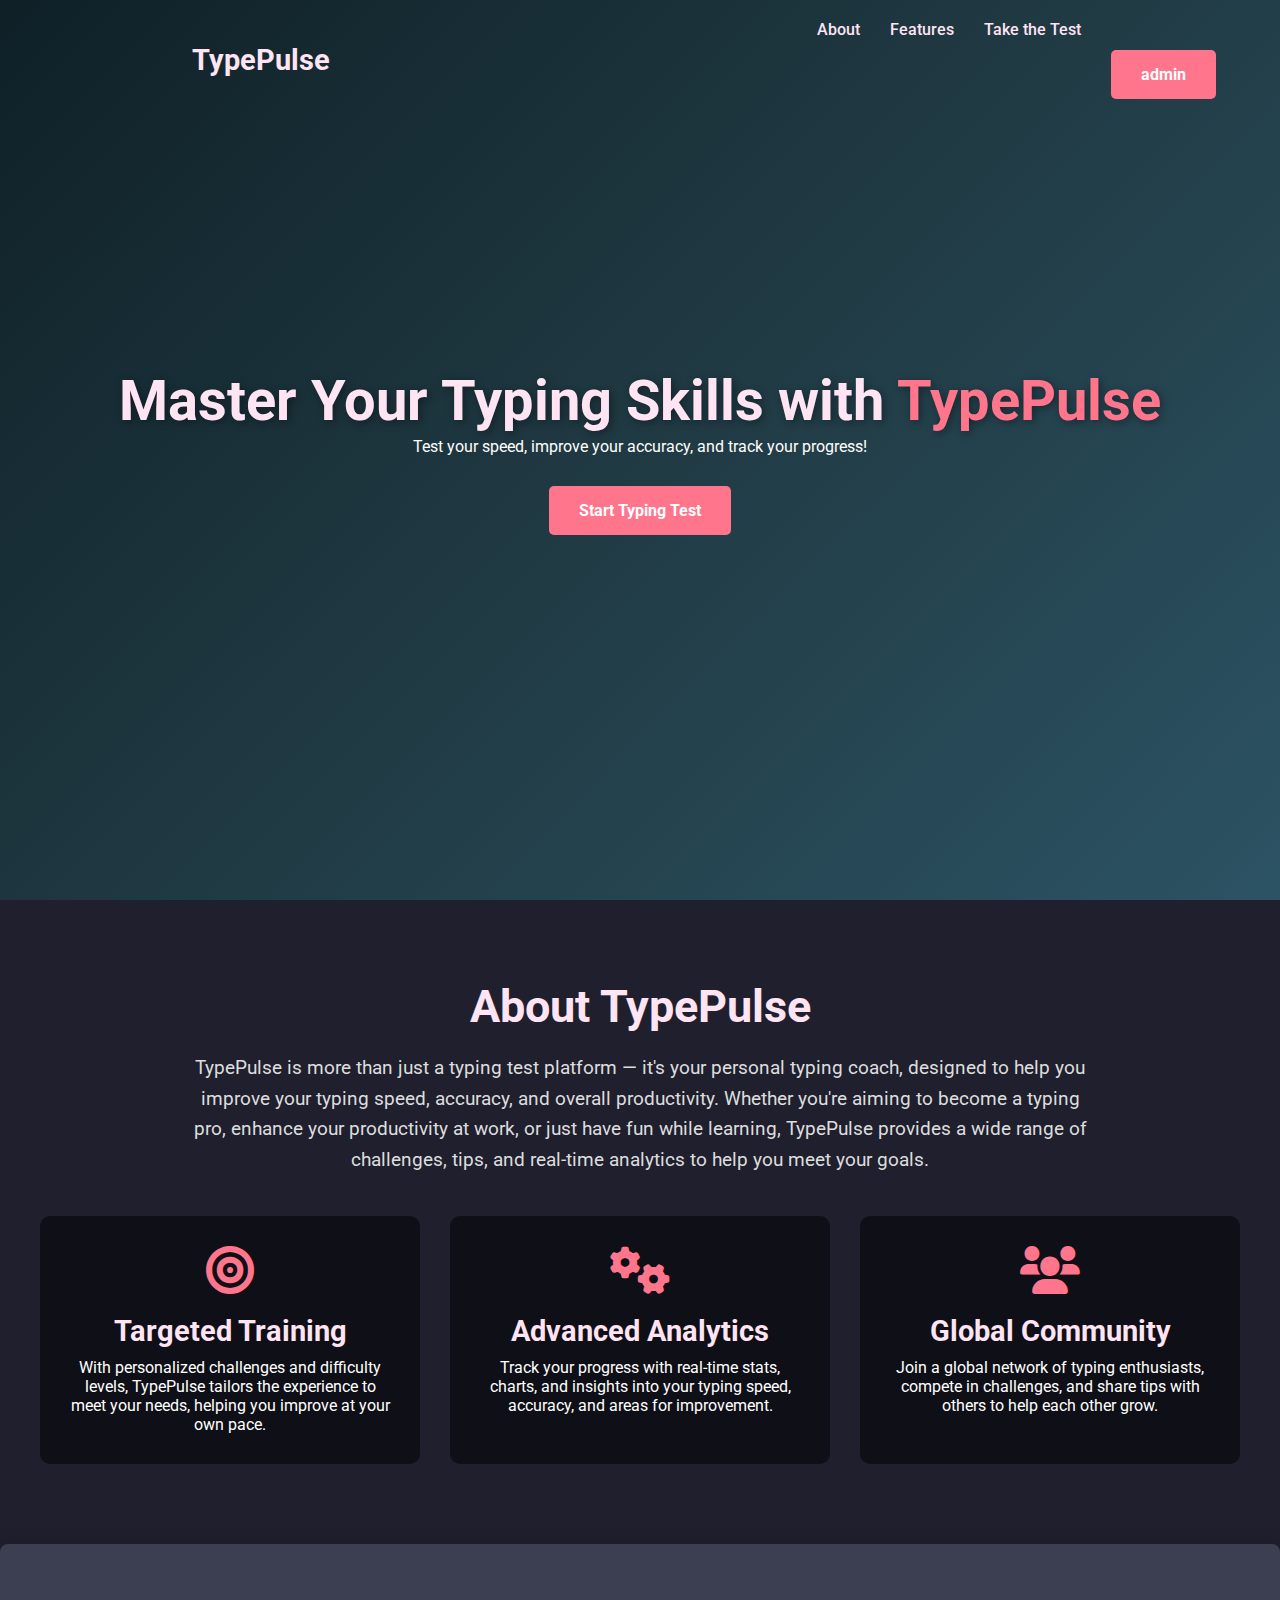
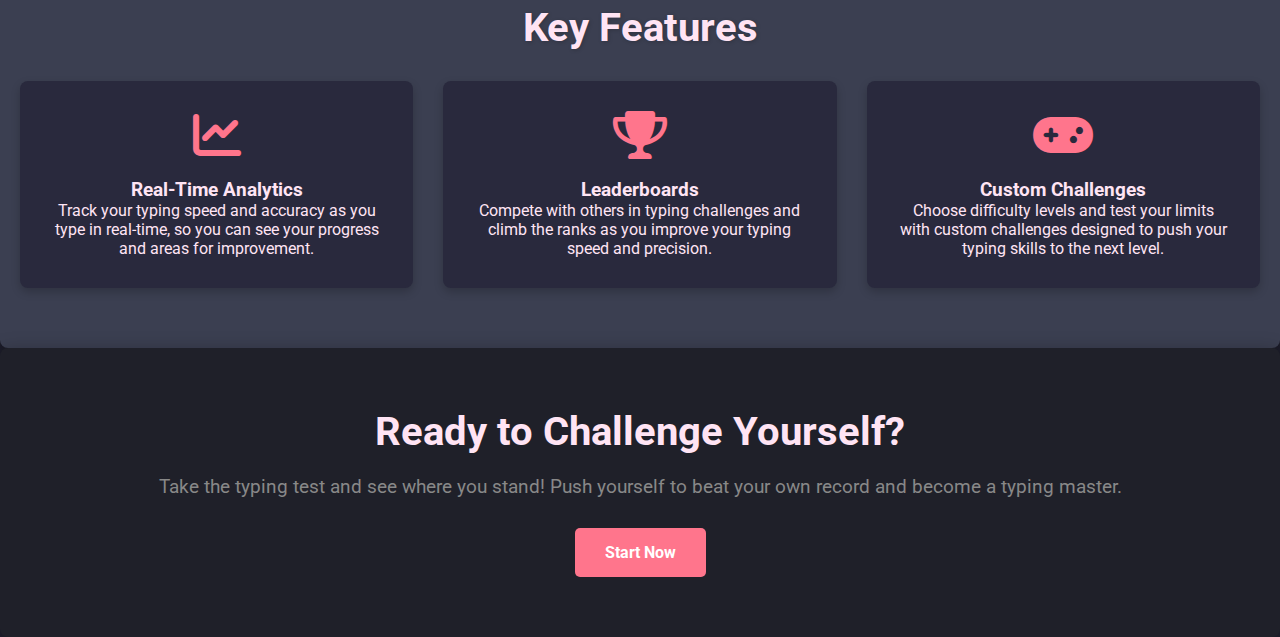
<file: TypePulse/index.html>
<!DOCTYPE html>
<html lang="en">
<head>
    <meta charset="UTF-8">
    <meta name="viewport" content="width=device-width, initial-scale=1.0">
    <title>TypePulse - Boost Your Typing Skills</title>
    <link href="https://fonts.googleapis.com/css2?family=Roboto:wght@400;700&display=swap" rel="stylesheet">
    <link rel="stylesheet" href="https://cdnjs.cloudflare.com/ajax/libs/font-awesome/6.0.0/css/all.min.css">
    <style>
        /* General Styles */
        * {
            margin: 0;
            padding: 0;
            box-sizing: border-box;
        }
    
        body {
            font-family: 'Roboto', sans-serif;
            background: #1f1f2e;
            color: white;
            scroll-behavior: smooth;
        }
    
        a {
            text-decoration: none;
        }
    
        img {
            max-width: 100%;
            height: auto;
        }
    
        header.hero {
            background: linear-gradient(135deg, #0f2027, #203a43, #2c5364);
            text-align: center;
            padding: 100px 20px;
            height: 900px;
            display: flex;
            justify-content: center;
            align-items: center;
            flex-direction: column;
        }
    
        .navbar {
            position: absolute;
            top: 20px;
            left: 55%;
            transform: translateX(-50%);
            display: flex;
            justify-content: space-between;
            align-items: center;
            width: 80%;
        }
    
        .navbar .logo {
            font-size: 1.8rem;
            font-weight: 700;
            color: #ffe4f4;
        }
    
        .navbar .nav-links {
            list-style: none;
            display: flex;
            gap: 30px;

        }
    
        .navbar .nav-links li a {
            color: #ffe4f4;
            font-weight: 500;
            transition: color 0.3s;
        }
    
        .navbar .nav-links li a:hover {
            color: #ff758c;
        }
    
        /* Burger Menu Styling */
        .burger-menu {
            display: none;
            flex-direction: column;
            gap: 5px;
            cursor: pointer;
        }
    
        .burger-menu div {
            width: 25px;
            height: 3px;
            background-color: #ffe4f4;
            transition: transform 0.3s, background-color 0.3s;
        }
    
        .nav-links.active {
            display: flex;
            flex-direction: column;
            position: absolute;
            top: 60px;
            left: 0;
            background: #1f1f2e;
            width: 100%;
            padding: 10px 20px;
            gap: 10px;
        }
    
        .nav-links.active li a {
            font-size: 1.2rem;
        }
    
        /* Hero Content */
        .hero-content h1 {
            font-size: 3.5rem;
            line-height: 1.3;
            color: #ffe4f4;
            text-shadow: 2px 2px 8px rgba(0, 0, 0, 0.4);
        }
    
        .hero-content span {
            color: #ff758c;
        }
    
        .btn-primary {
            display: inline-block;
            margin-top: 30px;
            padding: 15px 30px;
            background: #ff758c;
            color: white;
            font-weight: 700;
            border-radius: 5px;
            transition: background 0.3s;
        }
    
        .btn-primary:hover {
            background: #e0576f;
        }
    
        /* Section Styles */
        section {
            padding: 80px 20px;
            text-align: center;
            color: #ffe4f4;
        }
    
        /* About Section Styles */
      /* About Section Styles */
#about {
    background: #1f1f2e;
    padding: 80px 20px;
    border-radius: 8px;
    text-align: center;
    color: rgb(255, 255, 255);
}

.about-container {
    max-width: 1200px;
    margin: 0 auto;
}

.about-title {
    font-size: 2.8rem;
    color: #ffe4f4;
    margin-bottom: 20px;
    position: relative;
    animation: fadeInUp 1s ease-out;
}

.about-description {
    font-size: 1.2rem;
    color: #ddd;
    margin-bottom: 40px;
    max-width: 900px;
    margin: 0 auto;
    line-height: 1.6;
    animation: fadeInUp 1.2s ease-out;
}

.about-features {
    display: grid;
    grid-template-columns: repeat(auto-fit, minmax(280px, 1fr));
    gap: 30px;
    margin-top: 40px;
    animation: fadeInUp 1.4s ease-out;
}

.about-feature {
    background: rgba(0, 0, 0, 0.5); /* Can be removed or changed if desired */
    padding: 30px;
    border-radius: 10px;
    text-align: center;
    transition: transform 0.3s ease, background-color 0.3s ease;
}

.about-feature:hover {
    transform: translateY(-10px);
    background-color: #333;
}

.about-feature i {
    font-size: 3rem;
    color: #ff758c;
    margin-bottom: 20px;
}

.about-feature h3 {
    font-size: 1.8rem;
    color: #ffe4f4;
    margin-bottom: 10px;
}

.about-call-to-action {
    margin-top: 50px;
    font-size: 1.2rem;
    color: #ddd;
}

.about-call-to-action p {
    margin-bottom: 30px;
}

.about-call-to-action .btn-primary {
    display: inline-block;
    padding: 15px 30px;
    background: #ff758c;
    color: white;
    font-weight: 700;
    border-radius: 5px;
    transition: background 0.3s ease;
}

.about-call-to-action .btn-primary:hover {
    background: #e0576f;
}

/* Animation */
@keyframes fadeInUp {
    from {
        opacity: 0;
        transform: translateY(20px);
    }
    to {
        opacity: 1;
        transform: translateY(0);
    }
}

        /* Animation */
        @keyframes fadeInUp {
            from {
                opacity: 0;
                transform: translateY(20px);
            }
            to {
                opacity: 1;
                transform: translateY(0);
            }
        }
    
        #features {
            background: #3b3f51;
            padding: 60px 20px;
            border-radius: 8px;
            box-shadow: 0 4px 20px rgba(0, 0, 0, 0.3);
        }
    
        #features h2 {
            font-size: 2.5rem;
            margin-bottom: 20px;
            color: #ffe4f4;
            text-shadow: 1px 1px 4px rgba(0, 0, 0, 0.2);
        }
    
        #features .features-grid {
            display: grid;
            grid-template-columns: repeat(auto-fit, minmax(300px, 1fr));
            gap: 30px;
            margin-top: 30px;
        }
    
        .feature {
            background: #29293d;
            padding: 30px;
            border-radius: 8px;
            display: flex;
            flex-direction: column;
            align-items: center;
            transition: transform 0.3s;
            box-shadow: 0 4px 10px rgba(0, 0, 0, 0.2);
        }
    
        .feature:hover {
            transform: translateY(-10px);
        }
    
        .feature i {
            font-size: 3rem;
            margin-bottom: 20px;
            color: #ff758c;
        }
    
        #test {
            background: #1f2029;
            padding: 60px 20px;
            border-radius: 8px;
            box-shadow: 0 4px 20px rgba(0, 0, 0, 0.3);
        }
    
        #test h2 {
            font-size: 2.5rem;
            margin-bottom: 20px;
            color: #ffe4f4;
        }
    
        #test p {
            font-size: 1.2rem;
            color: #888;
            margin-bottom: 30px;
        }
    
        .btn-secondary {
            display: inline-block;
            padding: 15px 30px;
            background: #ff758c;
            color: white;
            font-weight: 700;
            border-radius: 5px;
            transition: background 0.3s;
        }
    
        .btn-secondary:hover {
            background: #e0576f;
        }
    
    
        /* Media Queries */
        @media (max-width: 768px) {
            .navbar .nav-links {
                display: none;
            }
    
            .navbar .burger-menu {
                display: flex;
            }
    
            .hero-content h1 {
                font-size: 2.5rem;
            }
    
            .btn-primary {
                padding: 10px 20px;
            }
    
            .btn-secondary {
                padding: 10px 20px;
            }
    
            section {
                padding: 40px 15px;
            }
    
            .features-grid {
                grid-template-columns: 1fr;
            }
        }
    </style>
    
</head>
<body>
    <header class="hero">
        <nav class="navbar">
            <div class="logo">TypePulse</div>
            <ul class="nav-links">
                <li><a href="#about">About</a></li>
                <li><a href="#features">Features</a></li>
                <li><a href="#test">Take the Test</a></li>
                <a href="admin-login.html" class="btn-primary">admin</a>

            </ul>
            <!-- Burger Menu -->
            <div class="burger-menu" onclick="toggleMenu()">
                <div></div>
                <div></div>
                <div></div>
            </div>
        </nav>
        <div class="hero-content">
            <h1>Master Your Typing Skills with <span>TypePulse</span></h1>
            <p>Test your speed, improve your accuracy, and track your progress!</p>
            <a href="login.html" class="btn-primary">Start Typing Test</a>
        </div>
    </header>

    <section id="about">
        <div class="about-container">
            <h2 class="about-title">About TypePulse</h2>
            <p class="about-description">
                TypePulse is more than just a typing test platform — it's your personal typing coach, designed to help you improve your typing speed, accuracy, and overall productivity. Whether you're aiming to become a typing pro, enhance your productivity at work, or just have fun while learning, TypePulse provides a wide range of challenges, tips, and real-time analytics to help you meet your goals.
            </p>
            <div class="about-features">
                <div class="about-feature">
                    <i class="fas fa-bullseye"></i>
                    <h3>Targeted Training</h3>
                    <p>
                        With personalized challenges and difficulty levels, TypePulse tailors the experience to meet your needs, helping you improve at your own pace.
                    </p>
                </div>
                <div class="about-feature">
                    <i class="fas fa-cogs"></i>
                    <h3>Advanced Analytics</h3>
                    <p>
                        Track your progress with real-time stats, charts, and insights into your typing speed, accuracy, and areas for improvement.
                    </p>
                </div>
                <div class="about-feature">
                    <i class="fas fa-users"></i>
                    <h3>Global Community</h3>
                    <p>
                        Join a global network of typing enthusiasts, compete in challenges, and share tips with others to help each other grow.
                    </p>
                </div>
            </div>
        </div>
    </section>
    

    <section id="features">
        <h2>Key Features</h2>
        <div class="features-grid">
            <div class="feature">
                <i class="fas fa-chart-line"></i>
                <h3>Real-Time Analytics</h3>
                <p>Track your typing speed and accuracy as you type in real-time, so you can see your progress and areas for improvement.</p>
            </div>
            <div class="feature">
                <i class="fas fa-trophy"></i>
                <h3>Leaderboards</h3>
                <p>Compete with others in typing challenges and climb the ranks as you improve your typing speed and precision.</p>
            </div>
            <div class="feature">
                <i class="fas fa-gamepad"></i>
                <h3>Custom Challenges</h3>
                <p>Choose difficulty levels and test your limits with custom challenges designed to push your typing skills to the next level.</p>
            </div>
        </div>
    </section>

    <section id="test">
        <h2>Ready to Challenge Yourself?</h2>
        <p>Take the typing test and see where you stand! Push yourself to beat your own record and become a typing master.</p>
        <a href="login.html" class="btn-secondary">Start Now</a>
    </section>


    <script>
        function toggleMenu() {
            const navLinks = document.querySelector('.nav-links');
            navLinks.classList.toggle('active');
        }
    </script>
</body>
</html>
</file>
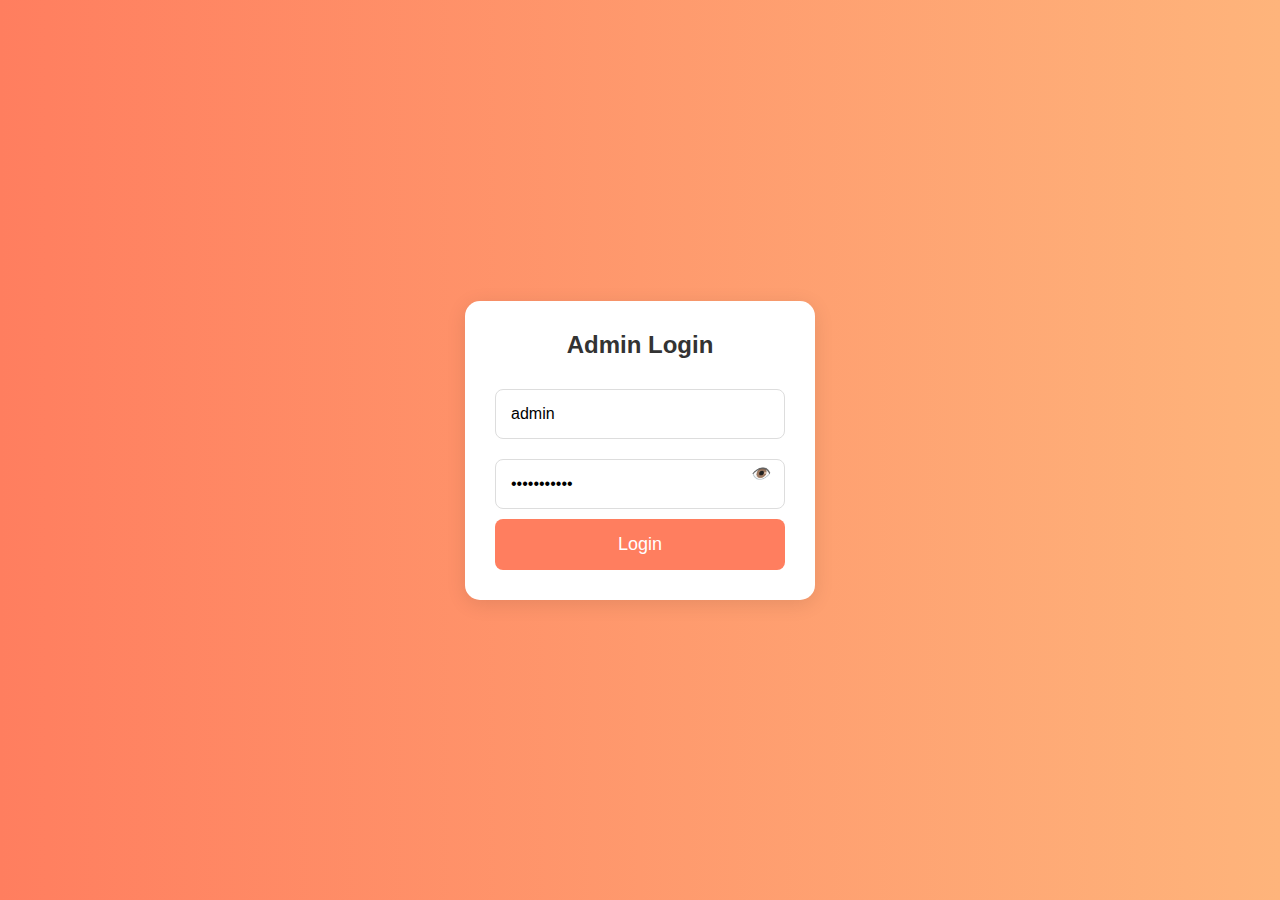
<file: TypePulse/admin-login.html>
<!DOCTYPE html>
<html lang="en">
<head>
    <meta charset="UTF-8">
    <meta name="viewport" content="width=device-width, initial-scale=1.0">
    <title>Admin Login</title>
    <style>
        /* Global Styles */
        * {
            margin: 0;
            padding: 0;
            box-sizing: border-box;
            font-family: 'Arial', sans-serif;
        }

        body {
            background: linear-gradient(to right, #ff7e5f, #feb47b);
            height: 100vh;
            display: flex;
            justify-content: center;
            align-items: center;
        }

        .login-container {
            background: #fff;
            padding: 30px;
            border-radius: 15px;
            box-shadow: 0 4px 20px rgba(0, 0, 0, 0.1);
            width: 350px;
            text-align: center;
        }

        .login-container h2 {
            font-size: 24px;
            color: #333;
            margin-bottom: 20px;
            font-weight: bold;
        }

        .login-container input {
            width: 100%;
            padding: 15px;
            margin: 10px 0;
            border-radius: 8px;
            border: 1px solid #ddd;
            font-size: 16px;
            outline: none;
        }

        .login-container input[type="text"]:focus,
        .login-container input[type="password"]:focus {
            border-color: #feb47b;
        }

        .login-container input[type="password"] {
            position: relative;
        }

        .eye-icon {
            position: absolute;
            right: 15px;
            top: 15px;
            cursor: pointer;
        }

        .login-container button {
            background-color: #ff7e5f;
            color: white;
            padding: 15px;
            border-radius: 8px;
            width: 100%;
            font-size: 18px;
            border: none;
            cursor: pointer;
            transition: background-color 0.3s ease;
        }

        .login-container button:hover {
            background-color: #feb47b;
        }

        .error-message {
            color: red;
            margin-top: 10px;
            font-size: 14px;
        }

    </style>
</head>
<body>

    <div class="login-container">
        <h2>Admin Login</h2>

        <!-- Login Form -->
        <form id="login-form" action="" method="POST">
            <input type="text" id="username" name="username" placeholder="Username" value="admin" required><br>
            <div style="position: relative;">
                <input type="password" id="password" name="password" placeholder="Password" value="password123" required>
                <i id="eye-icon" class="eye-icon" onclick="togglePassword()">👁️</i>
            </div>
            <button type="submit">Login</button>
        </form>

        <!-- Error Message -->
        <div class="error-message" id="error-message" style="display: none;">
            Invalid username or password.
        </div>
    </div>

    <script>
        // Show/Hide Password Functionality
        function togglePassword() {
            const passwordField = document.getElementById('password');
            const eyeIcon = document.getElementById('eye-icon');

            if (passwordField.type === 'password') {
                passwordField.type = 'text';
                eyeIcon.innerHTML = '🙈'; // Change to "hide" icon
            } else {
                passwordField.type = 'password';
                eyeIcon.innerHTML = '👁️'; // Change to "show" icon
            }
        }

        // Handle Form Submission with Predefined Credentials
        document.getElementById('login-form').addEventListener('submit', function(event) {
            event.preventDefault();

            // Predefined Username and Password
            const predefinedUsername = 'admin';
            const predefinedPassword = 'password123';

            const username = document.getElementById('username').value;
            const password = document.getElementById('password').value;

            if (username === predefinedUsername && password === predefinedPassword) {
                window.location.href = 'admin.html'; // Redirect to dashboard on successful login
            } else {
                document.getElementById('error-message').style.display = 'block'; // Show error message
            }
        });
    </script>

</body>
</html>
</file>
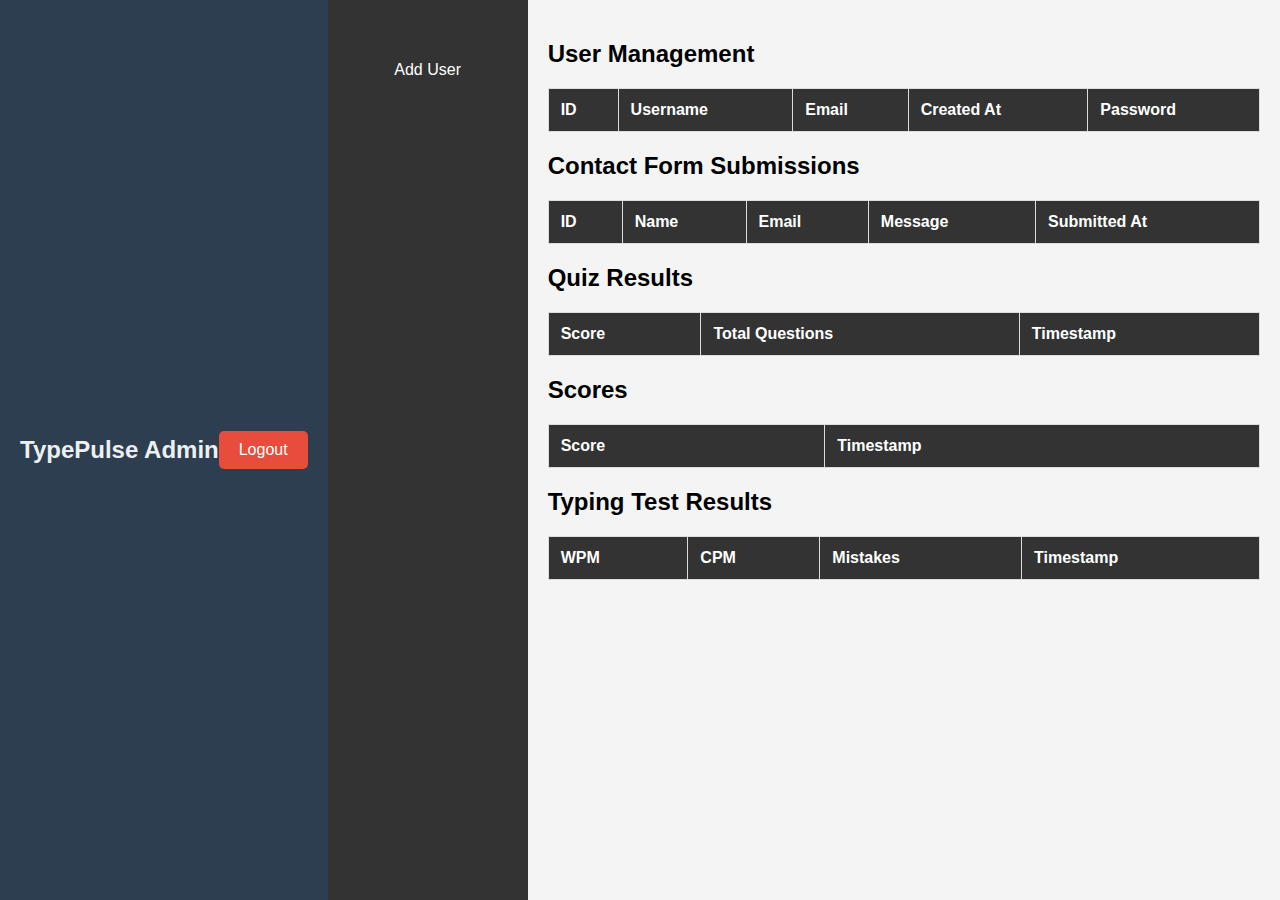
<file: TypePulse/admin.html>
<!DOCTYPE html>
<html lang="en">
<head>
    <meta charset="UTF-8">
    <meta name="viewport" content="width=device-width, initial-scale=1.0">
    <title>TypePulse Admin Dashboard</title>
    <style>
        body {
            font-family: Arial, sans-serif;
            margin: 0;
            padding: 0;
            display: flex;
            height: 100vh;
            background-color: #f4f4f4;
        }

        /* Header Styles */
    header {
        display: flex;
        justify-content: space-between;
        align-items: center;
        background-color: #2C3E50;
        padding: 20px;
        color: #ECF0F1;
    }
    .logo {
        font-size: 24px;
        font-weight: bold;
    }
    .logout button {
        background-color: #E74C3C;
        color: white;
        border: none;
        padding: 10px 20px;
        cursor: pointer;
        border-radius: 5px;
        font-size: 16px;
    }
    .logout button:hover {
        background-color: #C0392B;
    }

    /* Popup Styles */
    #logout-popup {
        display: none;
        position: fixed;
        top: 0;
        left: 0;
        width: 100%;
        height: 100%;
        background-color: rgba(0, 0, 0, 0.5);
        justify-content: center;
        align-items: center;
    }
    .popup-content {
        background-color: #fff;
        padding: 20px;
        border-radius: 8px;
        text-align: center;
        box-shadow: 0 4px 15px rgba(0, 0, 0, 0.3);
    }
    .popup-content button {
        padding: 10px 20px;
        background-color: #E74C3C;
        color: white;
        border: none;
        border-radius: 5px;
        margin: 10px;
        cursor: pointer;
    }
    .popup-content button:hover {
        background-color: #C0392B;
    }

        .sidebar {
            width: 200px;
            background-color: #333;
            padding-top: 20px;
            color: white;
        }

        .sidebar ul {
            list-style: none;
            padding: 0;
        }

        .sidebar ul li {
            padding: 15px;
            text-align: center;
        }

        .sidebar ul li button {
            background: none;
            border: none;
            color: white;
            font-size: 16px;
            cursor: pointer;
            padding: 10px;
            width: 100%;
        }

        .sidebar ul li button:hover {
            background-color: #575757;
        }

        .main-content {
            flex-grow: 1;
            padding: 20px;
        }

        table {
            width: 100%;
            border-collapse: collapse;
            margin-top: 20px;
        }

        table th, table td {
            padding: 12px;
            text-align: left;
            border: 1px solid #ddd;
        }

        table th {
            background-color: #333;
            color: white;
        }

     

    </style>
</head>
<body>
    <header>
        <div class="logo">TypePulse Admin</div>
        <div class="logout">
            <button onclick="showLogoutPopup()">Logout</button>
        </div>
    </header>
    
    <!-- Logout Confirmation Popup -->
    <div id="logout-popup">
        <div class="popup-content">
            <p>Do you really want to logout?</p>
            <button onclick="logout()">Yes</button>
            <button onclick="closePopup()">No</button>
        </div>
    </div>

    <div class="sidebar">
        <nav>
            <ul>
                <li><button onclick="window.location.href='add.php'">Add User</button></li>
            </ul>
        </nav>
    </div>

    <div class="main-content">
        <section id="users">
            <h2>User Management</h2>
            <table id="usersTable">
                <thead>
                    <tr>
                        <th>ID</th>
                        <th>Username</th>
                        <th>Email</th>
                        <th>Created At</th>
                        <th>Password</th>
                    </tr>
                </thead>
                <tbody></tbody>
            </table>
        </section>
    

        <section id="contact-form">
            <h2>Contact Form Submissions</h2>
            <table>
                <thead>
                    <tr>
                        <th>ID</th>
                        <th>Name</th>
                        <th>Email</th>
                        <th>Message</th>
                        <th>Submitted At</th>
                    </tr>
                </thead>
                <tbody id="contact-form-table-body">
                    <!-- Contact form rows will be populated here -->
                </tbody>
            </table>
        </section>

        <section id="quiz-results">
            <h2>Quiz Results</h2>
            <table id="quizResultsTable">
                <thead>
                    <tr>
                        <th>Score</th>
                        <th>Total Questions</th>
                        <th>Timestamp</th>
                    </tr>
                </thead>
                <tbody></tbody>
            </table>
        </section>

        <section id="scores">
            <h2>Scores</h2>
            <table id="scoresTable">
                <thead>
                    <tr>
                        <th>Score</th>
                        <th>Timestamp</th>
                    </tr>
                </thead>
                <tbody></tbody>
            </table>
        </section>

        <section id="typing-results">
            <h2>Typing Test Results</h2>
            <table id="typingResultsTable">
                <thead>
                    <tr>
                        <th>WPM</th>
                        <th>CPM</th>
                        <th>Mistakes</th>
                        <th>Timestamp</th>
                    </tr>
                </thead>
                <tbody></tbody>
            </table>
        </section>
    </div>

    <script>

         // Show the logout confirmation popup
    function showLogoutPopup() {
        document.getElementById('logout-popup').style.display = 'flex';
    }

    // Close the logout confirmation popup
    function closePopup() {
        document.getElementById('logout-popup').style.display = 'none';
    }

    // Redirect to logout.php (log out the user and redirect to index.html)
    function logout() {
        window.location.href = 'logout.php';
    }


        // Fetch and populate data
        fetch('admin.php')
            .then(response => response.json())
            .then(data => {
                const usersTable = document.getElementById('usersTable').getElementsByTagName('tbody')[0];
                data.users.forEach(user => {
                    const row = usersTable.insertRow();
                    row.innerHTML = `
                        <td>${user.id}</td>
                        <td>${user.username}</td>
                        <td>${user.email}</td>
                        <td>${user.created_at}</td>
                        <td>${user.password}</td>
                    `;
                });

                  // Handle the quiz results table
        const quizResultsTable = document.getElementById('quizResultsTable').getElementsByTagName('tbody')[0];
        data.quizResults.forEach(result => {
            const row = quizResultsTable.insertRow();
            row.innerHTML = `
                <td>${result.score}</td>
                <td>${result.total_questions}</td>
                <td>${result.timestamp}</td>
            `;
        });

        // Handle the typing results table
        const typingResultsTable = document.getElementById('typingResultsTable').getElementsByTagName('tbody')[0];
        data.typingResults.forEach(result => {
            const row = typingResultsTable.insertRow();
            row.innerHTML = `
                <td>${result.wpm}</td>
                <td>${result.cpm}</td>
                <td>${result.mistakes}</td>
                <td>${result.timestamp}</td>
            `;
        });

        // Handle the scores table
        const scoresTable = document.getElementById('scoresTable').getElementsByTagName('tbody')[0];
        data.scores.forEach(score => {
            const row = scoresTable.insertRow();
            row.innerHTML = `
                <td>${score.score}</td>
                <td>${score.timestamp}</td>
            `;
        });
    })
    .catch(error => {
        console.error('Error fetching data:', error);
    });

    </script>
</body>
</html>
</file>
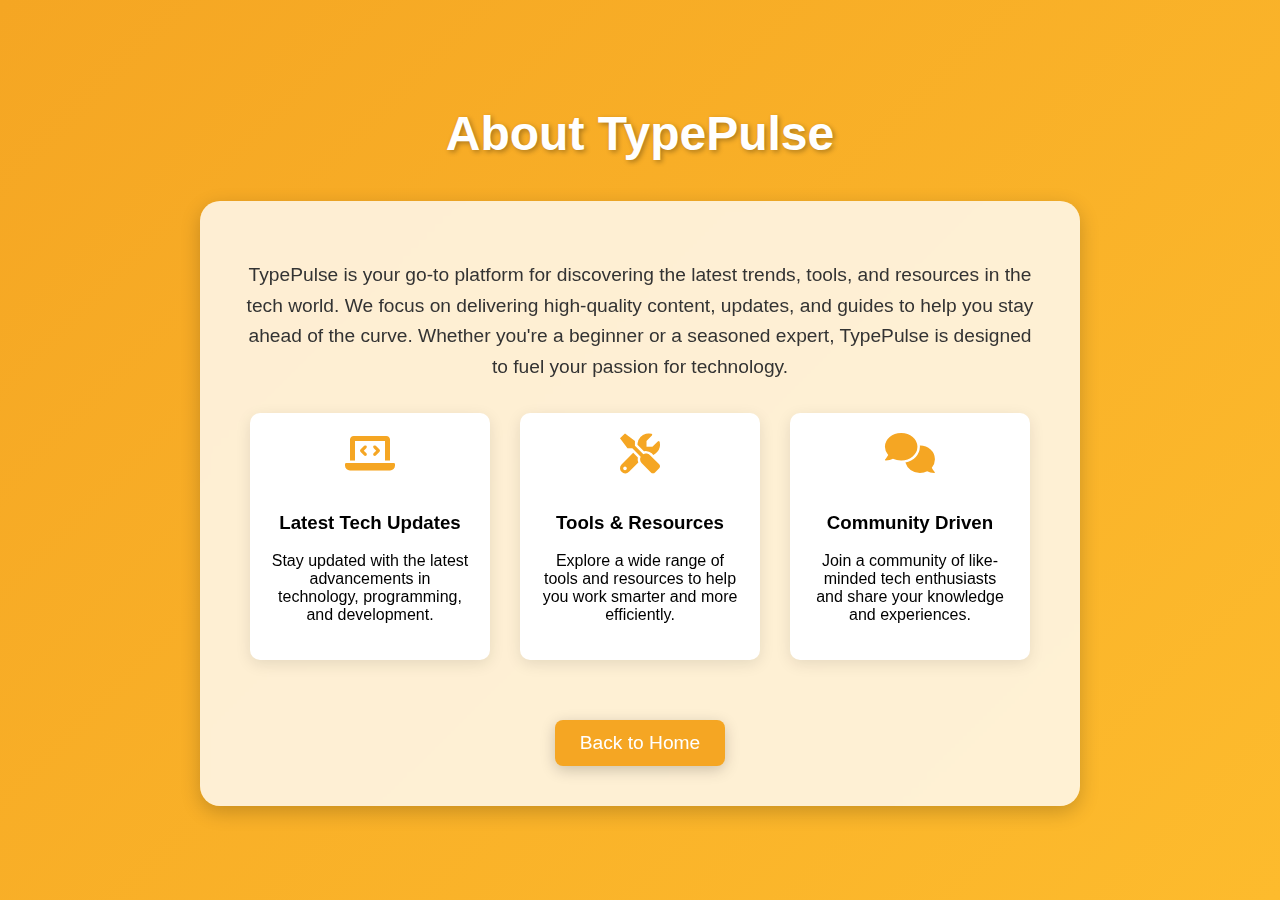
<file: TypePulse/home/about.html>
<!DOCTYPE html>
<html lang="en">
<head>
    <meta charset="UTF-8">
    <meta name="viewport" content="width=device-width, initial-scale=1.0">
    <meta http-equiv="X-UA-Compatible" content="ie=edge">
    <title>About Us - TypePulse</title>
    <!-- Font Awesome for icons -->
    <link href="https://cdnjs.cloudflare.com/ajax/libs/font-awesome/6.0.0-beta3/css/all.min.css" rel="stylesheet">
    <style>
        /* General Styling */
        body {
            font-family: 'Arial', sans-serif;
            margin: 0;
            padding: 0;
            height: 100vh;
            display: flex;
            justify-content: center;
            align-items: center;
            flex-direction: column;
            background: linear-gradient(135deg, #f5a623, #fdbb2d);
            text-align: center;
            overflow: hidden;
        }

        h1 {
            font-size: 3em;
            margin-bottom: 20px;
            color: white;
            text-shadow: 2px 2px 5px rgba(0, 0, 0, 0.3);
            transition: transform 0.3s ease;
        }

        h1:hover {
            transform: scale(1.1);
        }

        /* Container */
        .container {
            width: 80%;
            max-width: 800px;
            padding: 40px;
            background: rgba(255, 255, 255, 0.8);
            border-radius: 20px;
            box-shadow: 0 6px 20px rgba(0, 0, 0, 0.2);
            backdrop-filter: blur(5px);
            margin: 20px;
        }

        .about-description {
            font-size: 1.2em;
            line-height: 1.6;
            margin-bottom: 30px;
            color: #333;
        }

        .about-description p {
            transition: color 0.3s ease;
        }

        .about-description p:hover {
            color: #f5a623;
        }

        .features {
            display: flex;
            justify-content: space-evenly;
            gap: 20px;
            flex-wrap: wrap;
            margin-bottom: 40px;
        }

        .feature-box {
            background-color: #fff;
            padding: 20px;
            border-radius: 10px;
            width: 200px;
            box-shadow: 0 4px 15px rgba(0, 0, 0, 0.1);
            text-align: center;
            transition: transform 0.3s ease, box-shadow 0.3s ease;
        }

        .feature-box:hover {
            transform: scale(1.05);
            box-shadow: 0 6px 25px rgba(0, 0, 0, 0.2);
        }

        .feature-box i {
            font-size: 2.5em;
            color: #f5a623;
            margin-bottom: 20px;
        }

        /* Back Button */
        .back-button {
            font-size: 1.2em;
            color: #fff;
            background: #f5a623;
            padding: 12px 25px;
            border-radius: 8px;
            text-decoration: none;
            margin-top: 20px;
            display: inline-block;
            box-shadow: 0 4px 15px rgba(0, 0, 0, 0.2);
            transition: background 0.3s ease, transform 0.3s ease;
        }

        .back-button:hover {
            background: #fdbb2d;
            transform: scale(1.05);
        }

        /* Responsive Design */
        @media screen and (max-width: 768px) {
            h1 {
                font-size: 2.5em;
            }

            .container {
                width: 90%;
                margin: 20px;
            }

            .features {
                flex-direction: column;
                align-items: center;
            }

            .feature-box {
                width: 100%;
                margin-bottom: 20px;
            }
        }
    </style>
</head>
<body>

    <h1>About TypePulse</h1>

    <div class="container">
        <!-- About Description -->
        <div class="about-description">
            <p>TypePulse is your go-to platform for discovering the latest trends, tools, and resources in the tech world. We focus on delivering high-quality content, updates, and guides to help you stay ahead of the curve. Whether you're a beginner or a seasoned expert, TypePulse is designed to fuel your passion for technology.</p>
        </div>

        <!-- Features Section -->
        <div class="features">
            <div class="feature-box">
                <i class="fas fa-laptop-code"></i>
                <h3>Latest Tech Updates</h3>
                <p>Stay updated with the latest advancements in technology, programming, and development.</p>
            </div>

            <div class="feature-box">
                <i class="fas fa-tools"></i>
                <h3>Tools & Resources</h3>
                <p>Explore a wide range of tools and resources to help you work smarter and more efficiently.</p>
            </div>

            <div class="feature-box">
                <i class="fas fa-comments"></i>
                <h3>Community Driven</h3>
                <p>Join a community of like-minded tech enthusiasts and share your knowledge and experiences.</p>
            </div>
        </div>

        <!-- Back Button -->
        <a href="index.html" class="back-button">Back to Home</a>
    </div>

</body>
</html>
</file>
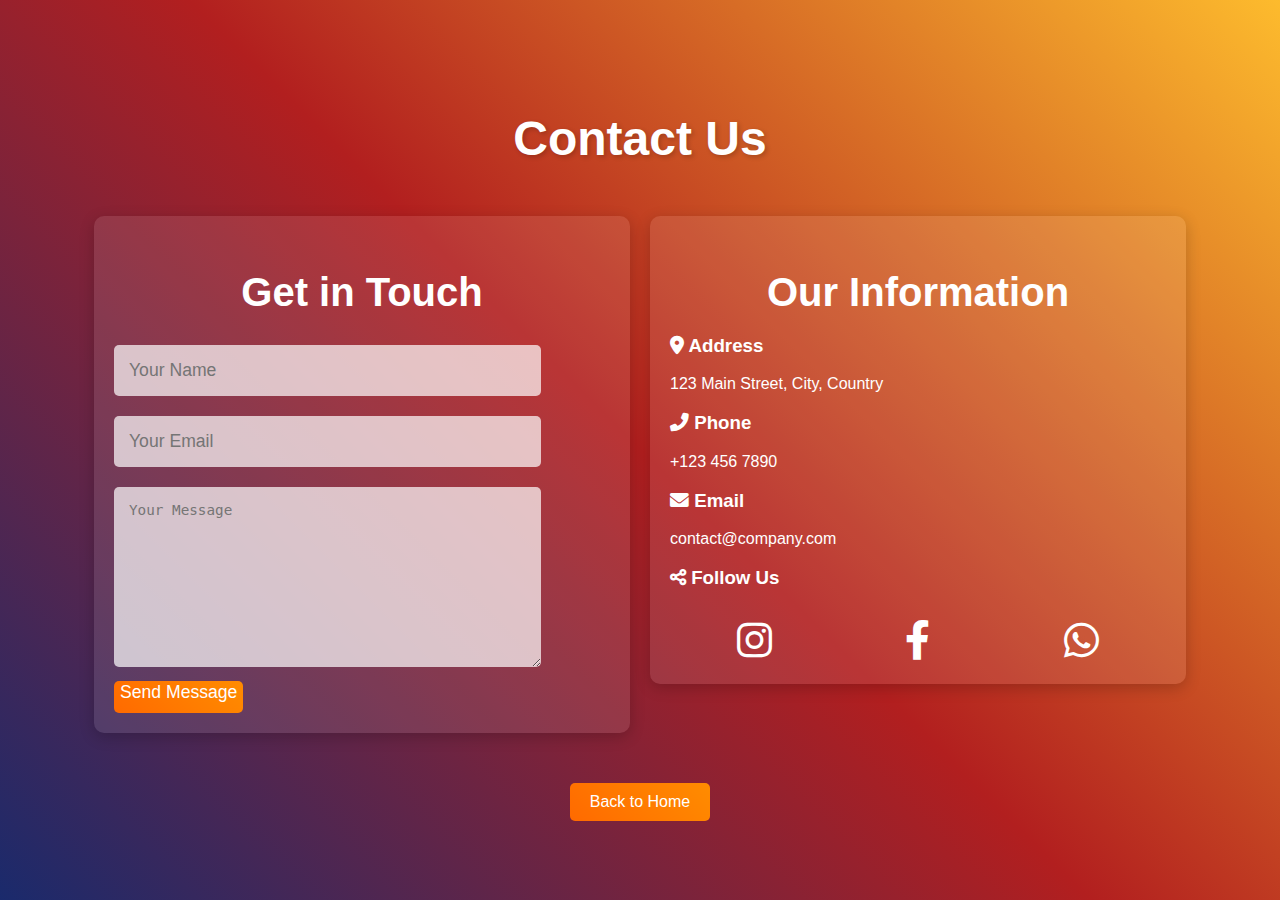
<file: TypePulse/home/contact.html>
<!DOCTYPE html>
<html lang="en">
<head>
    <meta charset="UTF-8">
    <meta name="viewport" content="width=device-width, initial-scale=1.0">
    <meta http-equiv="X-UA-Compatible" content="ie=edge">
    <title>Contact Us</title>
    <!-- Font Awesome for icons -->
    <link href="https://cdnjs.cloudflare.com/ajax/libs/font-awesome/6.0.0-beta3/css/all.min.css" rel="stylesheet">
    <style>
        /* General Styling */
        body {
            font-family: 'Arial', sans-serif;
            margin: 0;
            padding: 0;
            background: linear-gradient(45deg, #1a2a6c, #b21f1f, #fdbb2d);
            color: #fff;
            height: 100vh;
            display: flex;
            justify-content: center;
            align-items: center;
            flex-direction: column;
        }
    
        h1 {
            font-size: 3em;
            margin-bottom: 20px;
            text-shadow: 2px 2px 5px rgba(0, 0, 0, 0.2);
        }
    
        /* Back Button */
        .back-button {
            margin-top: 20px;
            padding: 10px 20px;
            background: linear-gradient(45deg, #ff6a00, #ff8c00);
            color: white;
            border: none;
            border-radius: 5px;
            font-size: 1em;
            cursor: pointer;
            text-decoration: none;
        }
    
        .back-button:hover {
            background: linear-gradient(45deg, #ff8c00, #ff6a00);
        }
    
        /* Container Styling */
        .container {
            width: 90%;
            max-width: 1200px;
            display: flex;
            justify-content: space-between;
            align-items: flex-start;
            flex-wrap: wrap;
            padding: 20px;
            box-sizing: border-box;
        }
    
        .form-container, .contact-info {
            flex: 1;
            margin: 10px;
            padding: 20px;
            border-radius: 10px;
            background-color: rgba(255, 255, 255, 0.1);
            box-shadow: 0 4px 15px rgba(0, 0, 0, 0.2);
        }
    
        .form-container h2, .contact-info h2 {
            text-align: center;
            font-size: 2.5em;
            margin-bottom: 20px;
        }
    
        input[type="text"], input[type="email"], textarea {
            width: 80%; /* Decreased width of input fields */
            padding: 15px;
            margin: 10px 0;
            border: none;
            border-radius: 5px;
            font-size: 1.1em;
            background-color: rgba(255, 255, 255, 0.7);
            color: #333;
        }
    
        textarea {
            height: 150px;
        }
    
        button {
            padding-bottom: 10px;
            background: linear-gradient(45deg, #ff6a00, #ff8c00);
            color: white;
            border: none;
            border-radius: 5px;
            font-size: 1.1em;
            cursor: pointer;
            transition: background 0.3s ease;
        }
    
        button:hover {
            background: linear-gradient(45deg, #ff8c00, #ff6a00);
        }
    
        .social-links {
            display: flex;
            justify-content: space-around;
            margin-top: 30px;
        }
    
        .social-links a {
            font-size: 2.5em;
            color: white;
            transition: color 0.3s ease;
        }
    
        .social-links a:hover {
            color: #feb47b;
        }
    
        /* Contact Info */
        .contact-info img {
            width: 50px;
            margin: 10px;
        }
    
        /* Media Queries for Responsiveness */
        @media screen and (max-width: 768px) {
            .container {
                flex-direction: column;
                align-items: center;
            }
    
            .form-container, .contact-info {
                width: 80%;
                margin: 10px 0;
            }
    
            h1 {
                font-size: 2.5em;
            }
        }
    
        @media screen and (max-width: 480px) {
            .form-container, .contact-info {
                width: 100%;
            }
    
            h1 {
                font-size: 2em;
            }
        }
    </style>
    
</head>
<body>

    <h1>Contact Us</h1>

    <div class="container">
        <!-- Form Section -->
        <div class="form-container">
            <h2>Get in Touch</h2>
            <form action="submit_contact.php" method="POST">
                <input type="text" name="name" placeholder="Your Name" required>
                <input type="email" name="email" placeholder="Your Email" required>
                <textarea name="message" placeholder="Your Message" required></textarea>
                <button type="submit">Send Message</button>
            </form>
        </div>

        <!-- Contact Info Section -->
        <div class="contact-info">
            <h2>Our Information</h2>
            <div>
                <h3><i class="fas fa-map-marker-alt"></i> Address</h3>
                <p>123 Main Street, City, Country</p>
            </div>
            <div>
                <h3><i class="fas fa-phone-alt"></i> Phone</h3>
                <p>+123 456 7890</p>
            </div>
            <div>
                <h3><i class="fas fa-envelope"></i> Email</h3>
                <p>contact@company.com</p>
            </div>
            <div>
                <h3><i class="fas fa-share-alt"></i> Follow Us</h3>
                <div class="social-links">
                    <a href="#" target="_blank"><i class="fab fa-instagram"></i></a>
                    <a href="#" target="_blank"><i class="fab fa-facebook-f"></i></a>
                    <a href="#" target="_blank"><i class="fab fa-whatsapp"></i></a>
                </div>
            </div>
        </div>
    </div>

    <!-- Back Button -->
    <a href="index.html" class="back-button">Back to Home</a>

</body>
</html>
</file>
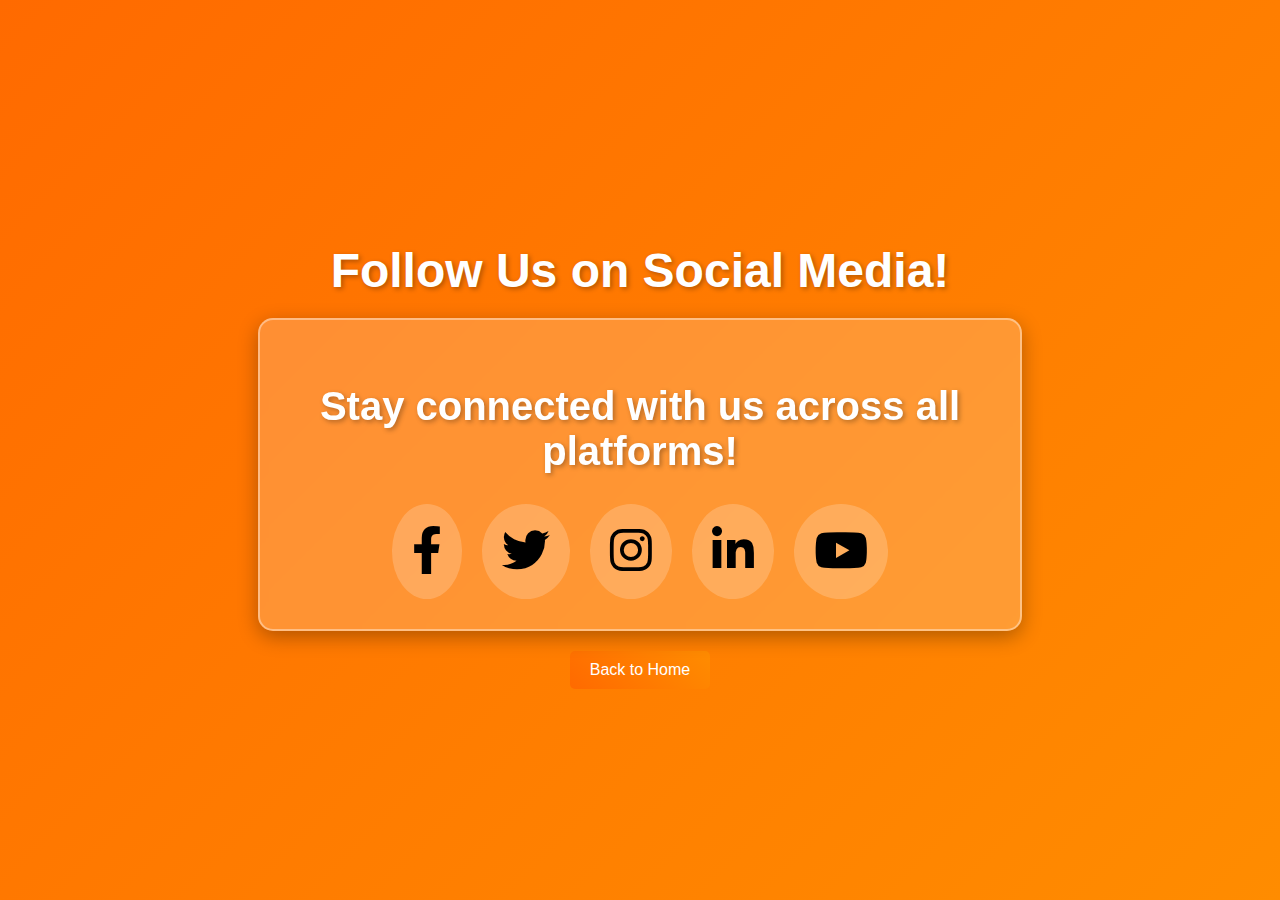
<file: TypePulse/home/follow.html>
<!DOCTYPE html>
<html lang="en">
<head>
    <meta charset="UTF-8">
    <meta name="viewport" content="width=device-width, initial-scale=1.0">
    <meta http-equiv="X-UA-Compatible" content="ie=edge">
    <title>Follow Us - TypePulse</title>
    <!-- Font Awesome for icons -->
    <link href="https://cdnjs.cloudflare.com/ajax/libs/font-awesome/6.0.0-beta3/css/all.min.css" rel="stylesheet">
    <style>
        /* General Styling */
        body {
            font-family: 'Arial', sans-serif;
            margin: 0;
            padding: 0;
            height: 100vh;
            display: flex;
            justify-content: center;
            align-items: center;
            flex-direction: column;
            text-align: center;
            overflow: hidden;
            background: linear-gradient(135deg, #ff6a00, #ff8c00);
            position: relative;
            z-index: 1;
        }

        /* Video Background */
        .background-video {
            position: absolute;
            top: 0;
            left: 0;
            width: 100%;
            height: 100%;
            object-fit: cover;
            z-index: -1;
            filter: blur(8px);
        }

        h1 {
            font-size: 3em;
            margin-bottom: 20px;
            text-shadow: 2px 2px 5px rgba(0, 0, 0, 0.3);
            color: white;
            transition: all 0.5s ease;
        }

        h1:hover {
            text-shadow: 2px 2px 10px rgba(0, 0, 0, 0.5);
            transform: scale(1.05);
        }

        .container {
            width: 80%;
            max-width: 700px;
            padding: 30px;
            background-color: rgba(255, 255, 255, 0.2);
            border-radius: 15px;
            box-shadow: 0 6px 20px rgba(0, 0, 0, 0.3);
            backdrop-filter: blur(5px);
            border: 2px solid rgba(255, 255, 255, 0.4);
        }

        .container h2 {
            font-size: 2.5em;
            margin-bottom: 30px;
            color: #fff;
            text-shadow: 2px 2px 5px rgba(0, 0, 0, 0.3);
            transition: all 0.3s ease;
        }

        .container h2:hover {
            color: #ff8c00;
            text-shadow: 2px 2px 10px rgba(255, 140, 0, 0.5);
        }

        .social-buttons {
            margin-top: 30px;
            display: flex;
            justify-content: center;
            gap: 20px;
            flex-wrap: wrap;
            transition: all 0.3s ease;
        }

        .social-buttons a {
            font-size: 3em;
            color: rgb(0, 0, 0);
            background: rgba(255, 255, 255, 0.2);
            border-radius: 50%;
            padding: 20px;
            transition: transform 0.3s ease, background 0.3s ease;
        }

        .social-buttons a:hover {
            transform: scale(1.2);
            background: #ff8c00;
        }

        /* Hover Effects for Social Buttons */
        .social-buttons a:active {
            transform: scale(1);
        }

        /* Responsive Design */
        @media screen and (max-width: 768px) {
            h1 {
                font-size: 2.5em;
            }

            .container {
                width: 90%;
                margin: 20px;
            }

            .social-buttons a {
                font-size: 2.5em;
            }
        }

        @media screen and (max-width: 480px) {
            h1 {
                font-size: 2em;
            }

            .container {
                width: 95%;
            }

            .social-buttons a {
                font-size: 2em;
            }
        }

          /* Back Button */
          .back-button {
            margin-top: 20px;
            padding: 10px 20px;
            background: linear-gradient(45deg, #ff6a00, #ff8c00);
            color: white;
            border: none;
            border-radius: 5px;
            font-size: 1em;
            cursor: pointer;
            text-decoration: none;
        }
    
        .back-button:hover {
            background: linear-gradient(45deg, #ff8c00, #ff6a00);
        }
    </style>
</head>
<body>

    <!-- Background Video -->
    <video class="background-video" autoplay loop muted>
        <source src="https://www.w3schools.com/html/mov_bbb.mp4" type="video/mp4">
        Your browser does not support the video tag.
    </video>

    <h1>Follow Us on Social Media!</h1>

    <div class="container">
        <h2>Stay connected with us across all platforms!</h2>
        
        <!-- Social Media Buttons -->
        <div class="social-buttons">
            <a href="https://www.facebook.com/TypePulse" target="_blank" title="Follow us on Facebook">
                <i class="fab fa-facebook-f"></i>
            </a>
            <a href="https://twitter.com/TypePulse" target="_blank" title="Follow us on Twitter">
                <i class="fab fa-twitter"></i>
            </a>
            <a href="https://www.instagram.com/TypePulse" target="_blank" title="Follow us on Instagram">
                <i class="fab fa-instagram"></i>
            </a>
            <a href="https://www.linkedin.com/company/TypePulse" target="_blank" title="Follow us on LinkedIn">
                <i class="fab fa-linkedin-in"></i>
            </a>
            <a href="https://www.youtube.com/TypePulse" target="_blank" title="Follow us on YouTube">
                <i class="fab fa-youtube"></i>
            </a>
        </div>
    </div>

    <a href="index.html" class="back-button">Back to Home</a>


</body>
</html>
</file>
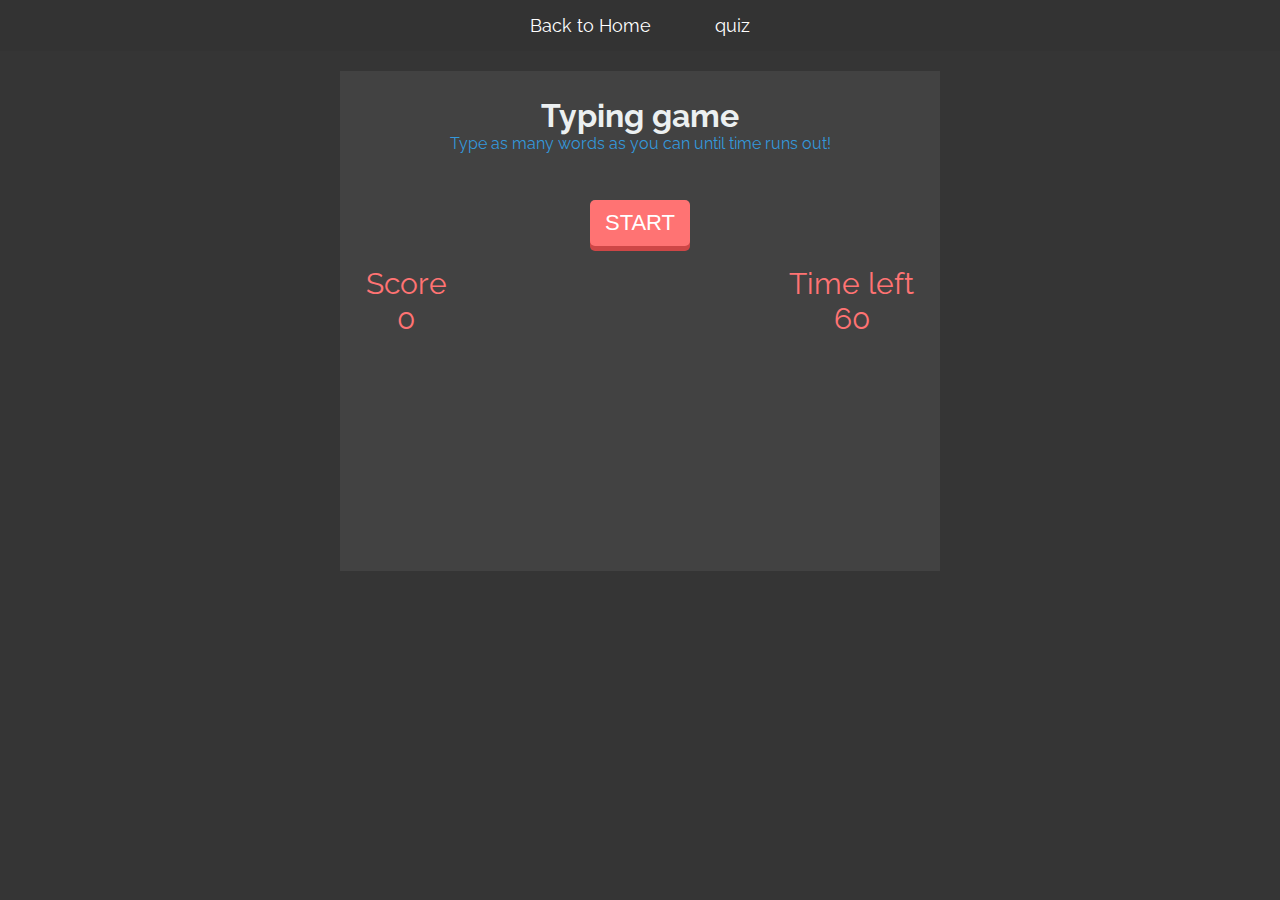
<file: TypePulse/home/improve.html>
<html>
<head>
	<meta charset="utf-8">
	<meta http-equiv="X-UA-Compatible" content="IE=edge">
	<title>Typing Game</title>
	<link href='https://fonts.googleapis.com/css?family=Raleway:400,700' rel='stylesheet' type='text/css'>
	<style>
		/* Resetting margins and paddings */
		* {
			margin: 0;
			padding: 0;
			box-sizing: border-box;
			-webkit-box-sizing: border-box;
		}

		body {
			background-color: #353535;
			font-family: 'Raleway', sans-serif;
		}

		/* Navbar styles */
		.navbar {
			background-color: #333;
			padding: 15px;
			text-align: center;
		}

		.navbar a {
			color: white;
			text-decoration: none;
			font-size: 18px;
			margin: 0 15px;
			padding: 10px 15px;
			border-radius: 5px;
			transition: background-color 0.3s;
		}

		.navbar a:hover {
			background-color: #555;
		}

		/* Game wrapper styles */
		.wrapper {
			max-width: 600px;
			margin: 0 auto;
			width: 100%;
			text-align: center;
			padding: 2%;
			background-color: #424242;
			height: 500px;
			margin-top: 20px; /* Space for the navbar */
		}

		h1 {
			color: #ecf0f1;
		}

		h1 + p {
			margin-bottom: 5%;
			color: #3498db;
		}

		.scoreWrap { float: left; }
		.timeWrap { float: right; }

		.outerWrap:after {
			content: "";
			display: block;
			clear: both;
		}

		.bg {
			background-color: #04AF71;
		}

		button {
			border: none;
			background-color: #FF7373;
			box-shadow: 0px 5px 0px 0px #CE4646;
			outline: none;
			border-radius: 5px;
			padding: 10px 15px;
			font-size: 22px;
			text-decoration: none;
			margin: 20px;
			color: #fff;
			position: relative;
			display: inline-block;
			cursor: pointer;
		}

		button:active {
			transform: translate(0px, 5px);
			-webkit-transform: translate(0px, 5px);
			box-shadow: 0px 1px 0px 0px;
		}

		.scoreWrap p, .scoreWrap span, .timeWrap p, .timeWrap span {
			font-size: 30px;
			color: #FF7373;
		}

		.wordsWrap {
			margin-top: 50px;
		}

		.words span {
			font-size: 60px;
			letter-spacing: 1px;
			color: #ECF0F1;
		}

	</style>
</head>
<body>

	<!-- Navbar -->
	<div class="navbar">
		<a href="index.html">Back to Home</a>
		<a href="quiz.html">quiz</a>
	</div>

	<!-- Typing Game -->
	<div class="wrapper">
		<h1>Typing game </h1>
		<p>Type as many words as you can until time runs out!</p>
		<button>START</button>
		<div class="outerWrap">
			<div class="scoreWrap">
				<p>Score</p>
				<span class="score">0</span>
			</div>
			<div class="timeWrap">
				<p>Time left</p>
				<span class="time">60</span>
			</div>
		</div>
		<div class="wordsWrap">
			<p class="words"></p>
		</div>
	</div>

    <!-- Modal Structure -->
<div id="scoreModal" class="modal">
    <div class="modal-content">
        <h4>Game Over</h4>
        <p>Your score is <span id="finalScore"></span></p>
    </div>
    <div class="modal-footer">
        <button id="cancelBtn" class="modal-close btn red">Cancel</button>
        <button id="saveBtn" class="btn green">Save</button>
    </div>
</div>

<!-- Include necessary styles for modal (can use Bootstrap or custom styles) -->
<style>
    .modal {
        display: none; /* Hidden by default */
        position: fixed; /* Stay in place */
        z-index: 1; /* Sit on top */
        left: 0;
        top: 0;
        width: 100%; /* Full width */
        height: 100%; /* Full height */
        overflow: auto; /* Enable scroll if needed */
        background-color: rgba(0, 0, 0, 0.4); /* Black w/ opacity */
    }
    .modal-content {
        background-color: white;
        margin: 15% auto;
        padding: 20px;
        border: 1px solid #888;
        width: 80%;
    }
    .modal-footer {
        display: flex;
        justify-content: space-between;
    }
</style>


	<script src="improve.js"></script>

</body>
</html>
</file>
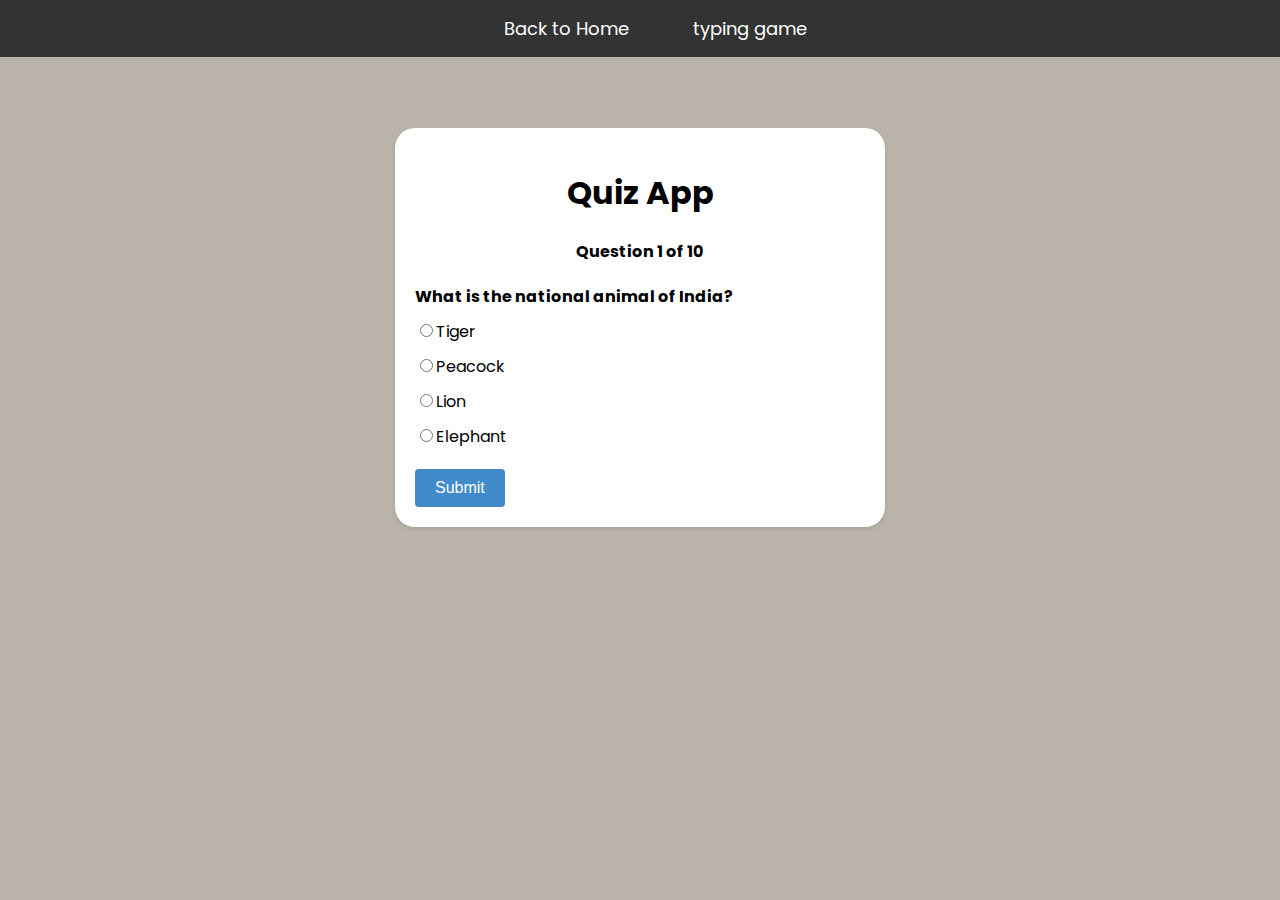
<file: TypePulse/home/quiz.html>
<!DOCTYPE html>
<html>
<head>
  <title>JavaScript Quiz App</title>
  <style>
    @import url('https://fonts.googleapis.com/css2?family=Poppins:wght@400;500;700&display=swap');

    body {
      font-family: 'Poppins', sans-serif;
      background: #b9b3a9;
      display: flex;
      justify-content: center;
      flex-direction: column;
      align-items: center;
    }

    .navbar {
      background-color: #333;
      width: 100%;
      padding: 15px;
      text-align: center;
      position: fixed;
      top: 0;
      left: 0;
      z-index: 1000;
    }

    .navbar a {
      color: white;
      text-decoration: none;
      font-size: 18px;
      margin: 0 15px;
      padding: 10px 15px;
      border-radius: 5px;
      transition: background-color 0.3s;
    }

    .navbar a:hover {
      background-color: #555;
    }

    .container {
      width: 450px;
      padding: 20px;
      margin-top: 120px; /* Adjusted for navbar spacing */
      background-color: #fff;
      box-shadow: 0 2px 4px rgba(0, 0, 0, 0.1);
      border-radius: 20px;
    }

    h1 {
      text-align: center;
    }

    #questionNumber {
      text-align: center;
      margin-bottom: 20px;
      font-weight: bold;
    }

    .question {
      font-weight: bold;
      margin-bottom: 10px;
    }

    .options {
      margin-bottom: 20px;
    }

    .option {
      display: block;
      margin-bottom: 10px;
    }

    .button {
      display: inline-block;
      padding: 10px 20px;
      background-color: #428bca;
      color: #fff;
      border: none;
      cursor: pointer;
      font-size: 16px;
      border-radius: 4px;
      transition: background-color 0.3s;
      margin-right: 10px;
    }

    .button:hover {
      background-color: #3071a9;
    }

    .result {
      text-align: center;
      margin-top: 20px;
      font-weight: bold;
    }

    .hide {
      display: none;
    }
  </style>
</head>
<body>
  <!-- Navbar -->
  <div class="navbar">
    <a href="index.html">Back to Home</a>
    <a href="improve.html">typing game</a>
  </div>

 <!-- Quiz Form -->
 <form id="quizForm" action="save_quiz.php" method="POST">
    <div class="container">
      <h1>Quiz App</h1>
      <div id="questionNumber"></div>
      <div id="quiz"></div>
      <div id="result" class="result"></div>
      <button id="submit" class="button" type="button">Submit</button>
      <button id="retry" class="button hide" type="button">Retry</button>
      <button id="showAnswer" class="button hide" type="button">Show Answer</button>
      <button id="saveResult" class="button hide" type="button">Save Result</button>
    </div>
  </form>

  <script>
    const quizData = [
      { question: 'What is the national animal of India?', options: ['Tiger', 'Elephant', 'Lion', 'Peacock'], answer: 'Tiger' },
      { question: 'Which river is the longest in India?', options: ['Ganga', 'Brahmaputra', 'Yamuna', 'Godavari'], answer: 'Ganga' },
      { question: 'Which is the largest desert in India?', options: ['Thar Desert', 'Rann of Kutch', 'Deccan Plateau', 'Ladakh'], answer: 'Thar Desert' },
      { question: 'What is the national flower of India?', options: ['Rose', 'Lotus', 'Marigold', 'Jasmine'], answer: 'Lotus' },
      { question: 'Which bird is known as the national bird of India?', options: ['Sparrow', 'Peacock', 'Parrot', 'Crow'], answer: 'Peacock' },
      { question: 'Which is the largest mammal on Earth?', options: ['Elephant', 'Blue Whale', 'Hippopotamus', 'Giraffe'], answer: 'Blue Whale' },
      { question: 'What type of forest is the Sundarbans known for?', options: ['Mangrove Forests', 'Rainforests', 'Deciduous Forests', 'Coniferous Forests'], answer: 'Mangrove Forests' },
      { question: 'Which is the smallest state in India by area?', options: ['Goa', 'Sikkim', 'Tripura', 'Mizoram'], answer: 'Goa' },
      { question: 'Which animal is known as the Ship of the Desert?', options: ['Camel', 'Horse', 'Elephant', 'Donkey'], answer: 'Camel' },
      { question: 'Which energy source is considered renewable?', options: ['Coal', 'Natural Gas', 'Solar', 'Petroleum'], answer: 'Solar' }
    ];

    const quizContainer = document.getElementById('quiz');
    const resultContainer = document.getElementById('result');
    const questionNumberContainer = document.getElementById('questionNumber');
    const submitButton = document.getElementById('submit');
    const retryButton = document.getElementById('retry');
    const showAnswerButton = document.getElementById('showAnswer');
    const saveResultButton = document.getElementById('saveResult');

    let currentQuestion = 0;
    let score = 0;
    let incorrectAnswers = [];

    function shuffleArray(array) {
      for (let i = array.length - 1; i > 0; i--) {
        const j = Math.floor(Math.random() * (i + 1));
        [array[i], array[j]] = [array[j], array[i]];
      }
    }

    function updateQuestionNumber() {
      questionNumberContainer.innerHTML = `Question ${currentQuestion + 1} of ${quizData.length}`;
    }

    function displayQuestion() {
      const questionData = quizData[currentQuestion];

      const questionElement = document.createElement('div');
      questionElement.className = 'question';
      questionElement.innerHTML = questionData.question;

      const optionsElement = document.createElement('div');
      optionsElement.className = 'options';

      const shuffledOptions = [...questionData.options];
      shuffleArray(shuffledOptions);

      for (let i = 0; i < shuffledOptions.length; i++) {
        const option = document.createElement('label');
        option.className = 'option';

        const radio = document.createElement('input');
        radio.type = 'radio';
        radio.name = 'quiz';
        radio.value = shuffledOptions[i];

        const optionText = document.createTextNode(shuffledOptions[i]);

        option.appendChild(radio);
        option.appendChild(optionText);
        optionsElement.appendChild(option);
      }

      quizContainer.innerHTML = '';
      quizContainer.appendChild(questionElement);
      quizContainer.appendChild(optionsElement);

      updateQuestionNumber();
    }

    function checkAnswer() {
      const selectedOption = document.querySelector('input[name="quiz"]:checked');
      if (selectedOption) {
        const answer = selectedOption.value;
        if (answer === quizData[currentQuestion].answer) {
          score++;
        } else {
          incorrectAnswers.push({
            question: quizData[currentQuestion].question,
            incorrectAnswer: answer,
            correctAnswer: quizData[currentQuestion].answer,
          });
        }
        currentQuestion++;
        selectedOption.checked = false;
        if (currentQuestion < quizData.length) {
          displayQuestion();
        } else {
          displayResult();
        }
      }
    }

    function displayResult() {
      quizContainer.style.display = 'none';
      submitButton.style.display = 'none';
      retryButton.style.display = 'inline-block';
      showAnswerButton.style.display = 'inline-block';
      saveResultButton.style.display = 'inline-block';
      resultContainer.innerHTML = `You scored ${score} out of ${quizData.length}!`;

      // Send the score to the PHP script for storage
      fetch('save_quiz_result.php', {
        method: 'POST',
        headers: {
          'Content-Type': 'application/x-www-form-urlencoded',
        },
        body: `score=${score}&total_questions=${quizData.length}`
      })
      .then(response => response.text())
      .then(data => {
        console.log(data); // Check if data was saved successfully
      })
      .catch(error => console.error('Error:', error));
    }

    function retryQuiz() {
      currentQuestion = 0;
      score = 0;
      incorrectAnswers = [];
      quizContainer.style.display = 'block';
      submitButton.style.display = 'inline-block';
      retryButton.style.display = 'none';
      showAnswerButton.style.display = 'none';
      saveResultButton.style.display = 'none';
      resultContainer.innerHTML = '';
      displayQuestion();
    }

    function showAnswer() {
      quizContainer.style.display = 'none';
      submitButton.style.display = 'none';
      retryButton.style.display = 'inline-block';
      showAnswerButton.style.display = 'none';
      saveResultButton.style.display = 'none';

      let incorrectAnswersHtml = '';
      for (let i = 0; i < incorrectAnswers.length; i++) {
        incorrectAnswersHtml += `
          <p>
            <strong>Question:</strong> ${incorrectAnswers[i].question}<br>
            <strong>Your Answer:</strong> ${incorrectAnswers[i].incorrectAnswer}<br>
            <strong>Correct Answer:</strong> ${incorrectAnswers[i].correctAnswer}
          </p>
        `;
      }

      resultContainer.innerHTML = `
        <p>You scored ${score} out of ${quizData.length}!</p>
        <p>Incorrect Answers:</p>
        ${incorrectAnswersHtml}
      `;
    }

    saveResultButton.addEventListener('click', function () {
      fetch('save_quiz_result.php', {
        method: 'POST',
        headers: {
          'Content-Type': 'application/x-www-form-urlencoded',
        },
        body: `score=${score}&total_questions=${quizData.length}`
      })
      .then(response => response.text())
      .then(data => {
        alert('Your result has been saved successfully!');
      })
      .catch(error => console.error('Error:', error));
    });

    submitButton.addEventListener('click', checkAnswer);
    retryButton.addEventListener('click', retryQuiz);
    showAnswerButton.addEventListener('click', showAnswer);

    displayQuestion();
  </script>
</body>
</html>
</file>
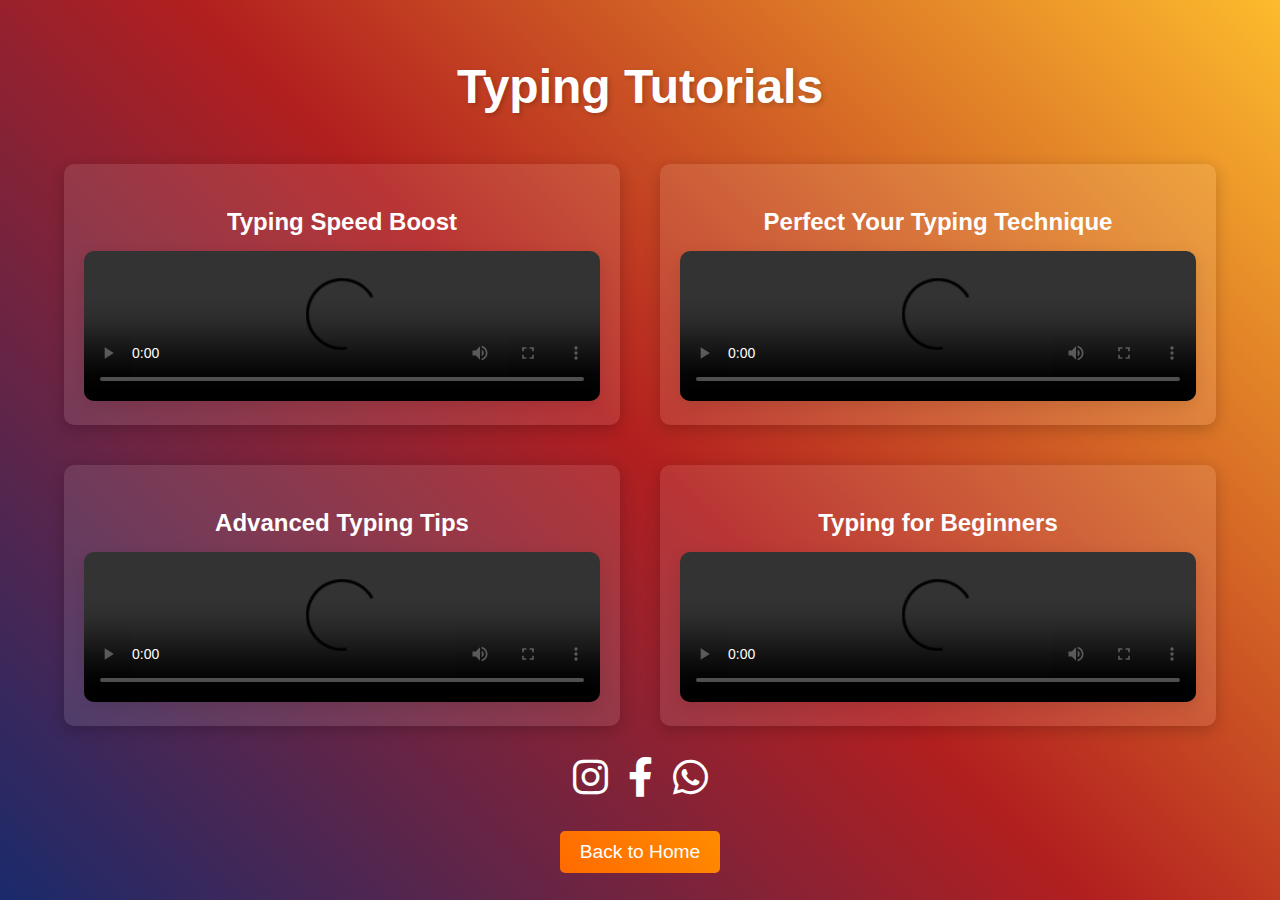
<file: TypePulse/home/tutorial.html>
<!DOCTYPE html>
<html lang="en">
<head>
    <meta charset="UTF-8">
    <meta name="viewport" content="width=device-width, initial-scale=1.0">
    <meta http-equiv="X-UA-Compatible" content="ie=edge">
    <title>Typing Tutorials</title>
    <!-- Font Awesome for icons -->
    <link href="https://cdnjs.cloudflare.com/ajax/libs/font-awesome/6.0.0-beta3/css/all.min.css" rel="stylesheet">
    <style>
        /* General Styling */
        body {
            font-family: 'Arial', sans-serif;
            margin: 0;
            padding: 0;
            background: linear-gradient(45deg, #1a2a6c, #b21f1f, #fdbb2d);
            color: #fff;
            height: 100vh;
            display: flex;
            justify-content: center;
            align-items: center;
            flex-direction: column;
            overflow-x: hidden;
        }

        h1 {
            font-size: 3em;
            margin-bottom: 30px;
            text-shadow: 2px 2px 5px rgba(0, 0, 0, 0.2);
        }

        /* Back Button */
        .back-button {
            margin-top: 30px;
            padding: 10px 20px;
            background: linear-gradient(45deg, #ff6a00, #ff8c00);
            color: white;
            border: none;
            border-radius: 5px;
            font-size: 1.2em;
            cursor: pointer;
            text-decoration: none;
            transition: background 0.3s ease;
        }

        .back-button:hover {
            background: linear-gradient(45deg, #ff8c00, #ff6a00);
        }

        /* Tutorial Section Styling */
        .tutorial-container {
            width: 90%;
            max-width: 1200px;
            display: grid;
            grid-template-columns: repeat(2, 1fr); /* 2x2 grid layout */
            gap: 40px;
            margin-top: 20px;
            box-sizing: border-box;
        }

        .video-card {
            background: rgba(255, 255, 255, 0.1);
            padding: 20px;
            border-radius: 10px;
            box-shadow: 0 4px 15px rgba(0, 0, 0, 0.2);
            text-align: center;
            overflow: hidden;
            transition: transform 0.3s ease, box-shadow 0.3s ease;
        }

        .video-card:hover {
            transform: scale(1.05);
            box-shadow: 0 10px 25px rgba(0, 0, 0, 0.3);
        }

        .video-card h3 {
            margin-bottom: 15px;
            font-size: 1.5em;
        }

        .video-card video {
            width: 100%;
            height: auto;
            border-radius: 10px;
            box-shadow: 0 4px 15px rgba(0, 0, 0, 0.1);
        }

        /* Social and Navigation Section */
        .social-links {
            display: flex;
            justify-content: center;
            margin-top: 30px;
        }

        .social-links a {
            font-size: 2.5em;
            color: white;
            transition: color 0.3s ease;
            margin: 0 10px;
        }

        .social-links a:hover {
            color: #feb47b;
        }

        /* Media Queries for Responsiveness */
        @media screen and (max-width: 1440px) {
            .tutorial-container {
                grid-template-columns: repeat(2, 1fr);
            }
        }

        @media screen and (max-width: 900px) {
            .tutorial-container {
                grid-template-columns: 1fr; /* 1-column layout on smaller screens */
            }

            h1 {
                font-size: 2.5em;
            }
        }
    </style>
</head>
<body>

    <h1>Typing Tutorials</h1>

    <div class="tutorial-container">
        <!-- Video Card 1 -->
        <div class="video-card">
            <h3>Typing Speed Boost</h3>
            <video controls>
                <source src="https://www.example.com/video1.mp4" type="video/mp4">
                Your browser does not support the video tag.
            </video>
        </div>

        <!-- Video Card 2 -->
        <div class="video-card">
            <h3>Perfect Your Typing Technique</h3>
            <video controls>
                <source src="https://www.example.com/video2.mp4" type="video/mp4">
                Your browser does not support the video tag.
            </video>
        </div>

        <!-- Video Card 3 -->
        <div class="video-card">
            <h3>Advanced Typing Tips</h3>
            <video controls>
                <source src="https://www.example.com/video3.mp4" type="video/mp4">
                Your browser does not support the video tag.
            </video>
        </div>

        <!-- Video Card 4 -->
        <div class="video-card">
            <h3>Typing for Beginners</h3>
            <video controls>
                <source src="https://www.example.com/video4.mp4" type="video/mp4">
                Your browser does not support the video tag.
            </video>
        </div>
    </div>

    <!-- Social Links Section -->
    <div class="social-links">
        <a href="#" target="_blank"><i class="fab fa-instagram"></i></a>
        <a href="#" target="_blank"><i class="fab fa-facebook-f"></i></a>
        <a href="#" target="_blank"><i class="fab fa-whatsapp"></i></a>
    </div>

    <!-- Back Button -->
    <a href="index.html" class="back-button">Back to Home</a>

</body>
</html>
</file>
